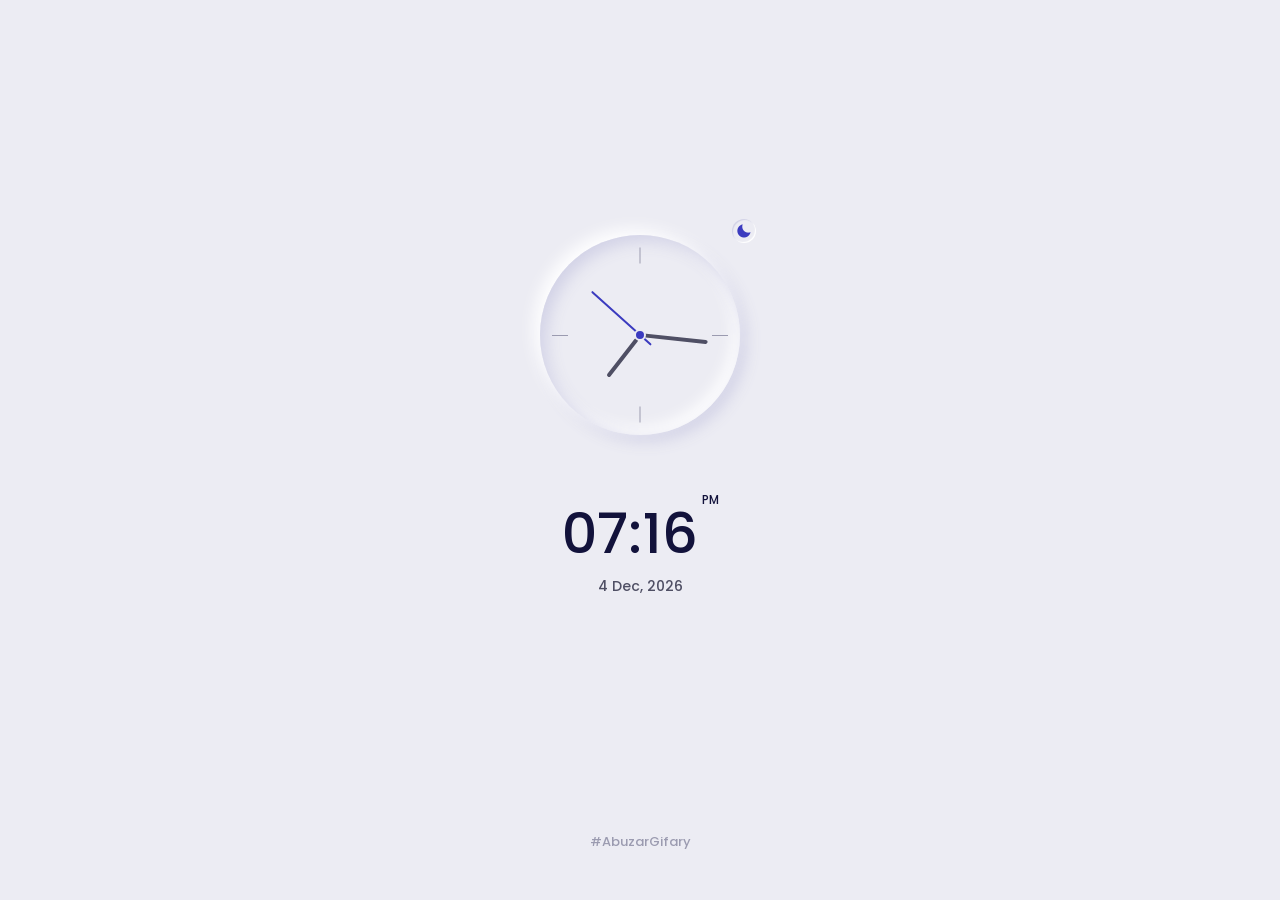
<file: clock/index.html>
<!DOCTYPE html>
    <html lang="en">
    <head>
        <meta charset="UTF-8">
        <meta name="viewport" content="width=device-width, initial-scale=1.0">

        <!--==================== BOXICONS ====================-->
        <link rel="stylesheet" href="https://cdn.jsdelivr.net/npm/boxicons@latest/css/boxicons.min.css">

        <!--==================== CSS ==========-->
        <link rel="stylesheet" href="assets/css/styles.css">

        <title>Clock Ui</title>
    </head>
    <body>
        <section class="clock container">
            <div class="clock__container grid">
                <div class="clock__content grid">
                    <div class="clock__circle">
                        <span class="clock__twelve"></span>
                        <span class="clock__three"></span>
                        <span class="clock__six"></span>
                        <span class="clock__nine"></span>
    
                        <div class="clock__rounder"></div>
                        <div class="clock__hour" id="clock-hour"></div>
                        <div class="clock__minutes" id="clock-minutes"></div>
                        <div class="clock__seconds" id="clock-seconds"></div>

                        <!-- Dark/light button -->
                        <div class="clock__theme">
                            <i class='bx bxs-moon' id="theme-button"></i>
                        </div>
                    </div>

                    <div>
                        <div class="clock__text">
                            <div class="clock__text-hour" id="text-hour"></div>
                            <div class="clock__text-minutes" id="text-minutes"></div>
                            <div class="clock__text-ampm" id="text-ampm"></div>
                        </div>
    
                        <div class="clock__date">
                            <!-- <span id="date-day-week"></span> -->
                            <span id="date-day"></span>
                            <span id="date-month"></span>
                            <span id="date-year"></span>
                        </div>
                    </div>
                </div>
                
                <a href="/" target="_blank" class="clock__logo">#AbuzarGifary</a>
            </div>
        </section>

        <!--==================== MAIN JS ====================-->
        <script src="assets/js/main.js"></script>
    </body>
</html>
</file>
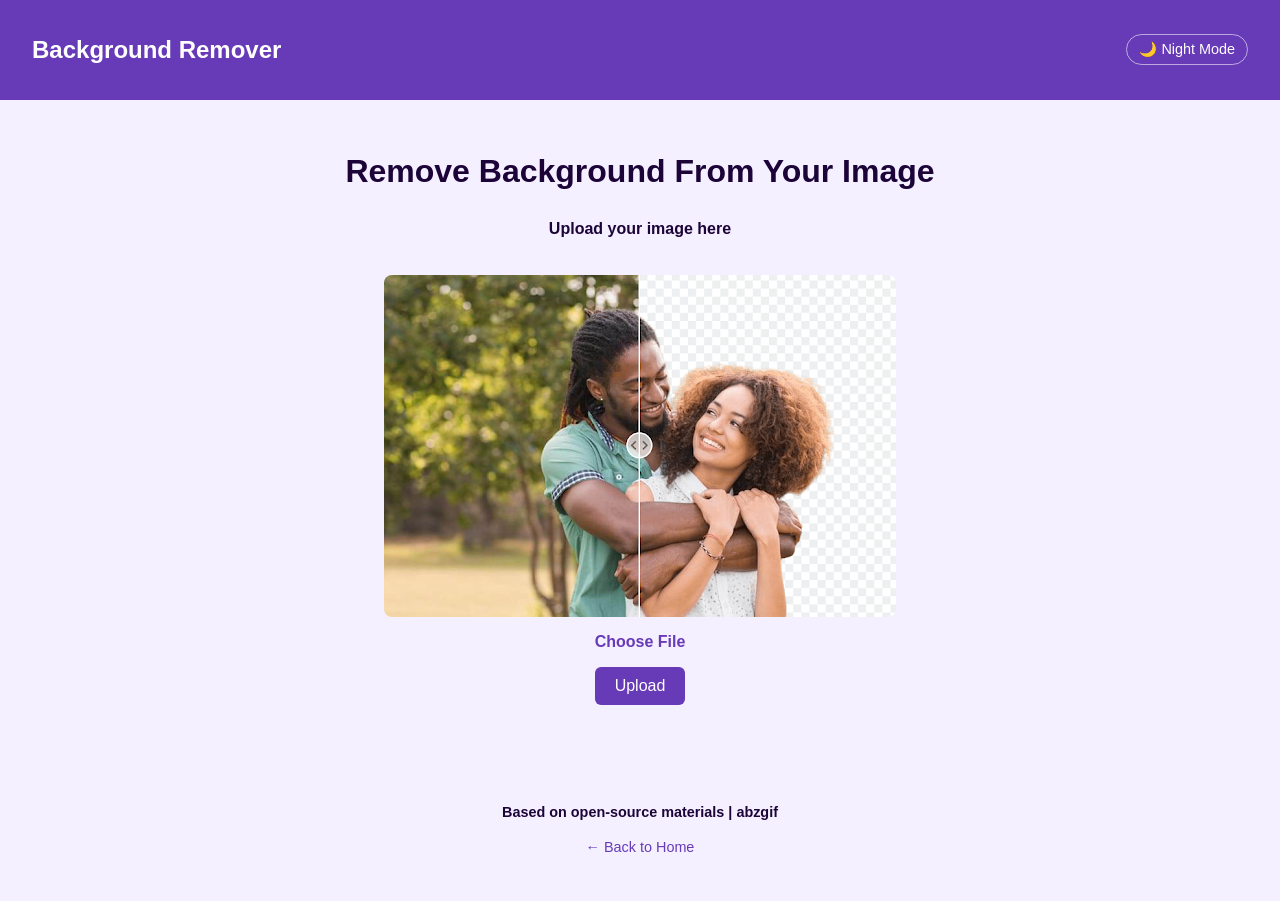
<file: remove/index.html>
<!DOCTYPE html>
<html lang="en">
<head>
  <meta charset="UTF-8" />
  <meta name="viewport" content="width=device-width, initial-scale=1.0" />
  <link rel="icon" type="image/png" href="favicon.png" />
  <title>Image Background Remover</title>
  <style>
    :root {
      --bg-color: #f4f0ff;
      --text-color: #1c0438;
      --primary-color: #673ab7;
      --btn-color: #673ab7;
      --btn-text: #fff;
      --accent-color: #ff5252;
      --success-color: #009579;
    }

    body.dark {
      --bg-color: #1e1e2f;
      --text-color: #ffffff;
      --primary-color: #4527a0;
      --btn-color: #4527a0;
      --btn-text: #ffffff;
      --accent-color: #ff7676;
      --success-color: #26c6da;
    }

    body {
      margin: 0;
      font-family: 'Segoe UI', Tahoma, Geneva, Verdana, sans-serif;
      background-color: var(--bg-color);
      color: var(--text-color);
      transition: all 0.3s ease;
    }

    header {
      background-color: var(--primary-color);
      color: #fff;
      padding: 1rem 2rem;
      display: flex;
      justify-content: space-between;
      align-items: center;
    }

    .toggle-theme {
      background: none;
      border: 1px solid #ffffff90;
      color: #fff;
      padding: 6px 12px;
      border-radius: 20px;
      cursor: pointer;
      font-size: 0.9rem;
    }

    .container {
      display: flex;
      flex-direction: column;
      align-items: center;
      text-align: center;
      padding: 2rem;
      max-width: 800px;
      margin: 0 auto;
    }

    h1 {
      margin-bottom: 0.5rem;
    }

    .img {
      margin: 1rem 0;
      display: flex;
      justify-content: center;
    }

    .img img {
      max-width: 100%;
      height: auto;
      border-radius: 8px;
    }

    .btn {
      margin-top: 1rem;
      display: flex;
      flex-direction: column;
      align-items: center;
      gap: 1rem;
    }

    .custom-file-input {
      background-color: transparent;
      color: var(--primary-color);
      font-weight: 600;
      border: none;
      cursor: pointer;
    }

    button {
      padding: 10px 20px;
      border: none;
      border-radius: 6px;
      cursor: pointer;
      color: var(--btn-text);
      font-size: 1rem;
    }

    #removeBgButton {
      background-color: var(--btn-color);
    }

    #reloadBtn {
      background-color: var(--accent-color);
    }

    #downloadBtn {
      background-color: var(--success-color);
    }

    .btn-container {
      display: flex;
      gap: 1rem;
    }

    footer {
      text-align: center;
      padding: 2rem 1rem;
      font-size: 0.9rem;
    }

    footer a {
      text-decoration: none;
      color: var(--primary-color);
    }

    footer a:hover {
      text-decoration: underline;
    }

    @media (max-width: 600px) {
      .btn-container {
        flex-direction: column;
        width: 100%;
      }

      button {
        width: 100%;
      }
    }
  </style>
</head>
<body>
  <!-- Header -->
  <header>
    <h2>Background Remover</h2>
    <button class="toggle-theme" onclick="toggleTheme()">🌙 Night Mode</button>
  </header>

  <!-- Main Content -->
  <div class="container">
    <h1>Remove Background From Your Image</h1>
    <h4>Upload your image here</h4>

    <form>
      <div class="img">
        <img id="uploadedImage" src="./images/remove_bg.png" alt="image" />
      </div>
      <div class="btn">
        <input
          type="file"
          id="fileInput"
          accept=".jpg, .jpeg, .png"
          style="display: none"
        />
        <label id="file" for="fileInput" class="custom-file-input">Choose File</label>

        <button
          type="button"
          id="removeBgButton"
          onclick="submitHandler()"
        >
          <span class="btn__text">Upload</span>
        </button>

        <div class="btn-container">
          <button onclick="reset()" id="reloadBtn">Reset</button>
          <button onclick="downloadFile()" id="downloadBtn">Download</button>
        </div>
      </div>
    </form>
  </div>

  <!-- Footer -->
  <footer>
    <h4>Based on open-source materials | abzgif</h4>
    <p><a href="/">← Back to Home</a></p>
  </footer>

  <!-- Script -->
  <script>
    function toggleTheme() {
      document.body.classList.toggle('dark');
    }
  </script>
  <script src="script.js"></script>
</body>
</html>
</file>
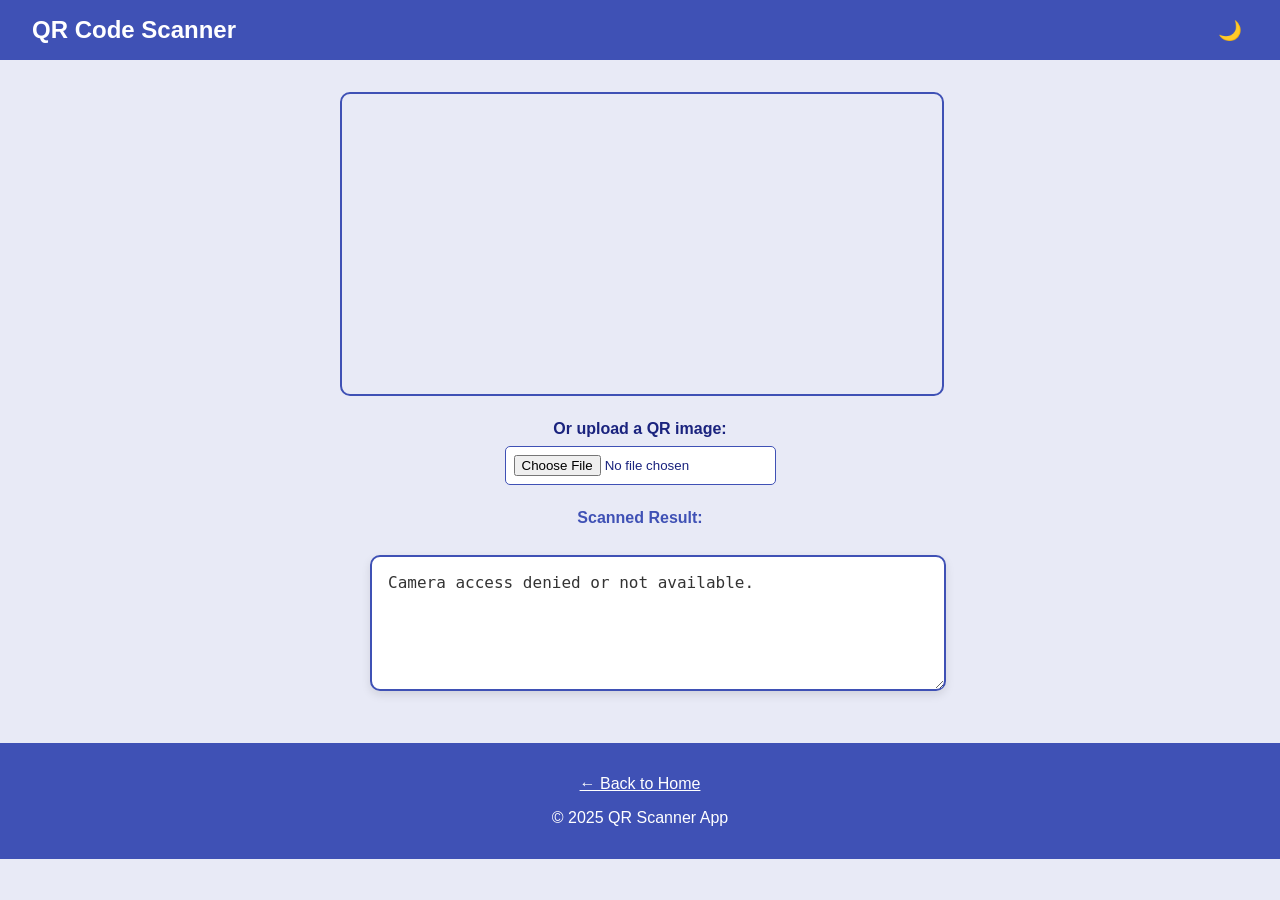
<file: scanner/index.html>
<!DOCTYPE html>
<html lang="en">
<head>
  <meta charset="UTF-8" />
  <meta name="viewport" content="width=device-width, initial-scale=1.0"/>
  <title>QR Code Scanner</title>
  <link rel="stylesheet" href="style.css">
</head>
<body>
  <header>
    <h1>QR Code Scanner</h1>
    <button id="toggle-theme" title="Toggle Dark Mode">🌙</button>
  </header>

  <main class="container">
    <video id="video" autoplay></video>
    <canvas id="canvas" hidden></canvas>

    <div class="upload-section">
      <label for="file-upload" class="upload-label">Or upload a QR image:</label>
      <input type="file" id="file-upload" accept="image/*" />
    </div>

    <div class="result-wrapper">
  <label for="result">Scanned Result:</label>
  <textarea id="result" readonly placeholder="Scanned text will appear here..."></textarea>
</div>

  </main>
  
  <footer>
    <p><a href="/">← Back to Home</a></p>
    <p>&copy; 2025 QR Scanner App</p>
  </footer>

  <script src="jsqr.js"></script>
  <script src="script.js"></script>
</body>
</html>
</file>
<file: clock/assets/css/styles.css>
/*=============== GOOGLE FONTS ===============*/
@import url("https://fonts.googleapis.com/css2?family=Poppins:wght@400;500&display=swap");

/*=============== VARIABLES CSS ===============*/
:root {
  /*========== Colors ==========*/
  --hue-color: 240;

  --first-color: hsl(var(--hue-color), 53%, 49%);
  --title-color: hsl(var(--hue-color), 53%, 15%);
  --text-color: hsl(var(--hue-color), 12%, 35%);
  --text-color-light: hsl(var(--hue-color), 12%, 65%);
  --white-color: #FFF;
  --body-color: hsl(var(--hue-color), 24%, 94%);

  /*========== Font and typography ==========*/
  --body-font: 'Poppins', sans-serif;
  --biggest-font-size: 3rem;
  --small-font-size: .813rem;
  --smaller-font-size: .75rem;
  --tiny-font-size: .625rem;

  /*========== Font weight ==========*/
  --font-medium: 500;

  /*========== Margenes Bottom ==========*/
  --mb-0-25: .25rem;
  --mb-1: 1rem;
  --mb-1-5: 1.5rem;
  --mb-2-5: 2.5rem;

  /*========== z index ==========*/
  --z-normal: 1;
  --z-tooltip: 10;
}

@media screen and (min-width: 968px) {
  :root {
    --biggest-font-size: 3.5rem;
    --small-font-size: .875rem;
    --smaller-font-size: .813rem;
    --tiny-font-size: .75rem;
  }
}

/*========== Variables Dark theme ==========*/
body.dark-theme {
  --title-color: hsl(var(--hue-color), 12%, 95%);
  --text-color: hsl(var(--hue-color), 12%, 75%);
  --body-color: hsl(var(--hue-color), 10%, 16%);
}

/*========== Button Dark/Light ==========*/
.clock__theme {
  position: absolute;
  top: -1rem;
  right: -1rem;
  display: flex;
  padding: .25rem;
  border-radius: 50%;
  box-shadow: inset -1px -1px 1px hsla(var(--hue-color), 0%, 100%, 1), 
              inset 1px 1px 1px hsla(var(--hue-color), 30%, 86%, 1);
  color: var(--first-color);
  cursor: pointer;
}

/*========== Box shadow Dark theme ==========*/
.dark-theme .clock__circle {
  box-shadow: 6px 6px 16px hsla(var(--hue-color), 8%, 12%, 1), 
              -6px -6px 16px hsla(var(--hue-color), 8%, 20%, 1), 
              inset -6px -6px 16px hsla(var(--hue-color), 8%, 20%, 1), 
              inset 6px 6px 12px hsla(var(--hue-color), 8%, 12%, 1);
}

.dark-theme .clock__theme {
  box-shadow: inset -1px -1px 1px hsla(var(--hue-color), 8%, 20%, 1), 
              inset 1px 1px 1px hsla(var(--hue-color), 8%, 12%, 1);
}

/*=============== BASE ===============*/
* {
  box-sizing: border-box;
  padding: 0;
  margin: 0;
}

body {
  margin: 0;
  font-family: var(--body-font);
  background-color: var(--body-color);
  color: var(--text-color);
}

a {
  text-decoration: none;
}

/*=============== REUSABLE CSS CLASSES ===============*/
.container {
  max-width: 968px;
  margin-left: var(--mb-1);
  margin-right: var(--mb-1);
}

.grid {
  display: grid;
}

/*=============== CLOCK ===============*/
.clock__container {
  height: 100vh;
  grid-template-rows: 1fr max-content;
}

.clock__circle {
  position: relative;
  width: 200px;
  height: 200px;
  box-shadow: -6px -6px 16px var(--white-color), 
              6px 6px 16px hsla(var(--hue-color), 30%, 86%, 1), 
              inset 6px 6px 16px hsla(var(--hue-color), 30%, 86%, 1), 
              inset -6px -6px 16px var(--white-color);
  border-radius: 50%;
  justify-self: center;
  display: flex;
  justify-content: center;
  align-items: center;
}

.clock__content {
  align-self: center;
  row-gap: 3.5rem;
}

.clock__twelve, 
.clock__three, 
.clock__six, 
.clock__nine {
  position: absolute;
  width: 1rem;
  height: 1px;
  background-color: var(--text-color-light);
}

.clock__twelve, 
.clock__six {
  transform: translateX(-50%) rotate(90deg);
}

.clock__twelve {
  top: 1.25rem;
  left: 50%;
}

.clock__three {
  top: 50%;
  right: .75rem;
}

.clock__six {
  bottom: 1.25rem;
  left: 50%;
}

.clock__nine {
  left: .75rem;
  top: 50%;
}

.clock__rounder {
  width: .75rem;
  height: .75rem;
  background-color: var(--first-color);
  border-radius: 50%;
  border: 2px solid var(--body-color);
  z-index: var(--z-tooltip);
}

.clock__hour, 
.clock__minutes, 
.clock__seconds {
  position: absolute;
  display: flex;
  justify-content: center;
}

.clock__hour {
  width: 105px;
  height: 105px;
}

.clock__hour::before {
  content: '';
  position: absolute;
  background-color: var(--text-color);
  width: .25rem;
  height: 3rem;
  border-radius: .75rem;
  z-index: var(--z-normal);
}

.clock__minutes {
  width: 136px;
  height: 136px;
}

.clock__minutes::before {
  content: '';
  position: absolute;
  background-color: var(--text-color);
  width: .25rem;
  height: 4rem;
  border-radius: .75rem;
  z-index: var(--z-normal);
}

.clock__seconds {
  width: 130px;
  height: 130px;
}

.clock__seconds::before {
  content: '';
  position: absolute;
  background-color: var(--first-color);
  width: .125rem;
  height: 5rem;
  border-radius: .75rem;
  z-index: var(--z-normal);
}

.clock__logo {
  width: max-content;
  justify-self: center;
  margin-bottom: var(--mb-2-5);
  font-size: var(--smaller-font-size);
  font-weight: var(--font-medium);
  color: var(--text-color-light);
  transition: .3s;
}

.clock__logo:hover {
  color: var(--first-color);
}

.clock__text {
  display: flex;
  justify-content: center;
}

.clock__text-hour, 
.clock__text-minutes {
  font-size: var(--biggest-font-size);
  font-weight: var(--font-medium);
  color: var(--title-color);
}

.clock__text-ampm {
  font-size: var(--tiny-font-size);
  color: var(--title-color);
  font-weight: var(--font-medium);
  margin-left: var(--mb-0-25);
}

.clock__date {
  text-align: center;
  font-size: var(--small-font-size);
  font-weight: var(--font-medium);
}

/*=============== MEDIA QUERIES ===============*/
/* For large devices */
@media screen and (min-width: 968px) {
  .container {
    margin-left: auto;
    margin-right: auto;
  }
  .clock__logo {
    margin-bottom: 3rem;
  }
}
</file>
<file: scanner/style.css>
:root {
  --bg-color: #e8eaf6;
  --text-color: #1a237e;
  --accent-color: #3f51b5;
  --dark-bg: #121212;
  --dark-text: #f1f1f1;
  --dark-accent: #7986cb;
}

body {
  margin: 0;
  font-family: 'Segoe UI', sans-serif;
  background-color: var(--bg-color);
  color: var(--text-color);
  transition: background-color 0.3s, color 0.3s;
}

header {
  background-color: var(--accent-color);
  color: white;
  padding: 1rem 2rem;
  display: flex;
  justify-content: space-between;
  align-items: center;
}

header h1 {
  margin: 0;
  font-size: 1.5rem;
}

#toggle-theme {
  background: none;
  border: none;
  color: white;
  font-size: 1.2rem;
  cursor: pointer;
}

.container {
  max-width: 600px;
  margin: 2rem auto;
  padding: 0 1rem;
  text-align: center;
}

video {
  width: 100%;
  border: 2px solid var(--accent-color);
  border-radius: 10px;
}

#result {
  margin-top: 20px;
  font-size: 1.2em;
  color: var(--accent-color);
}

footer {
  background-color: var(--accent-color);
  color: white;
  text-align: center;
  padding: 1rem;
  margin-top: 3rem;
}

footer a {
  color: white;
  text-decoration: underline;
}

.upload-section {
  margin: 20px 0;
}

.upload-label {
  display: block;
  font-weight: bold;
  margin-bottom: 0.5rem;
}

#file-upload {
  padding: 0.5rem;
  border: 1px solid var(--accent-color);
  border-radius: 5px;
  background: white;
  cursor: pointer;
}

body.dark-mode {
  background-color: var(--dark-bg);
  color: var(--dark-text);
}

body.dark-mode header,
body.dark-mode footer {
  background-color: var(--dark-accent);
  color: white;
}

body.dark-mode #result {
  color: var(--dark-accent);
}

body.dark-mode #file-upload {
  background: #333;
  color: white;
  border-color: var(--dark-accent);
}
canvas {
  display: none !important;
}

.result-wrapper {
  margin: 1.5rem auto;
  text-align: center;
  width: 90%;
  max-width: 600px;
}

.result-wrapper label {
  font-weight: bold;
  color: var(--accent-color);
  display: block;
  margin-bottom: 0.5rem;
}

#result {
  width: 100%;
  min-height: 100px;
  padding: 1rem;
  font-size: 1rem;
  resize: vertical;
  border: 2px solid var(--accent-color);
  border-radius: 10px;
  box-shadow: 0 4px 10px rgba(0, 0, 0, 0.1);
  background-color: #ffffff;
  color: #333;
}

body.dark-mode #result {
  background-color: #222;
  color: #fff;
  border-color: var(--dark-accent);
}
</file>
